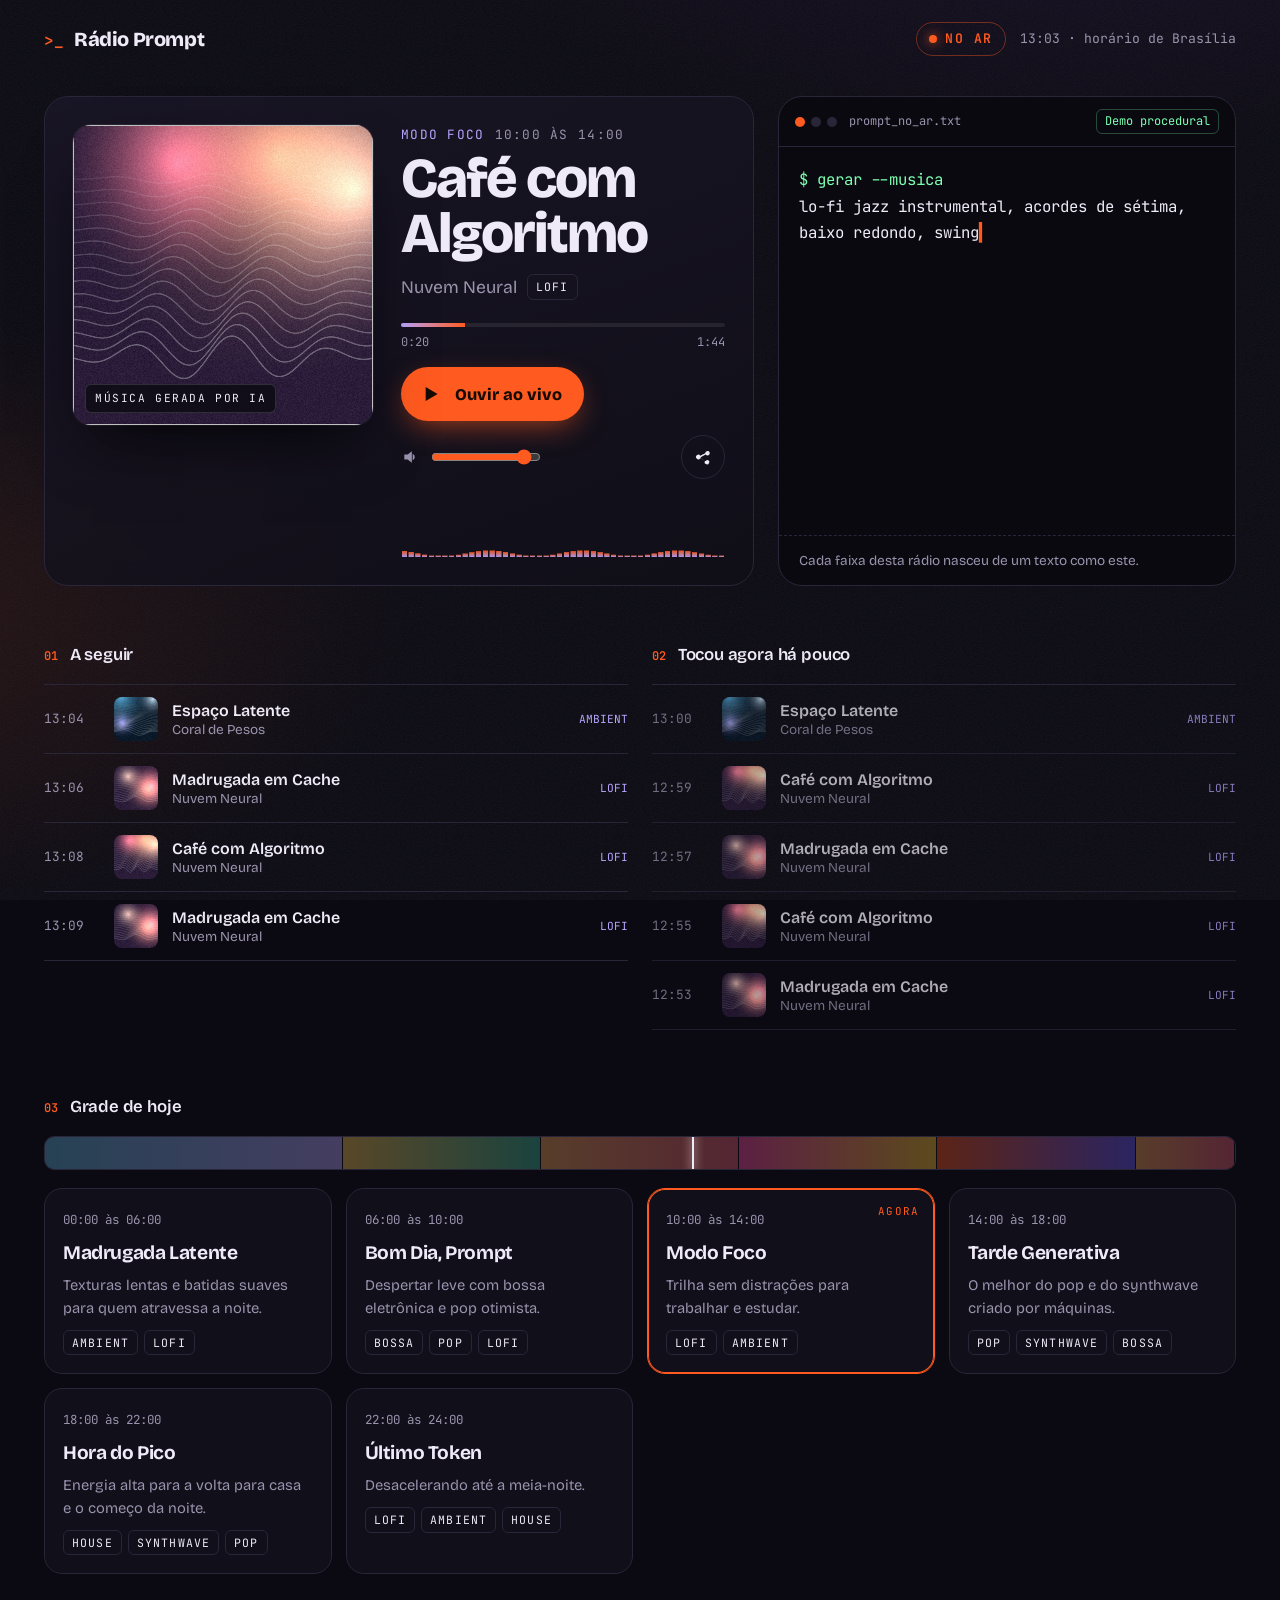
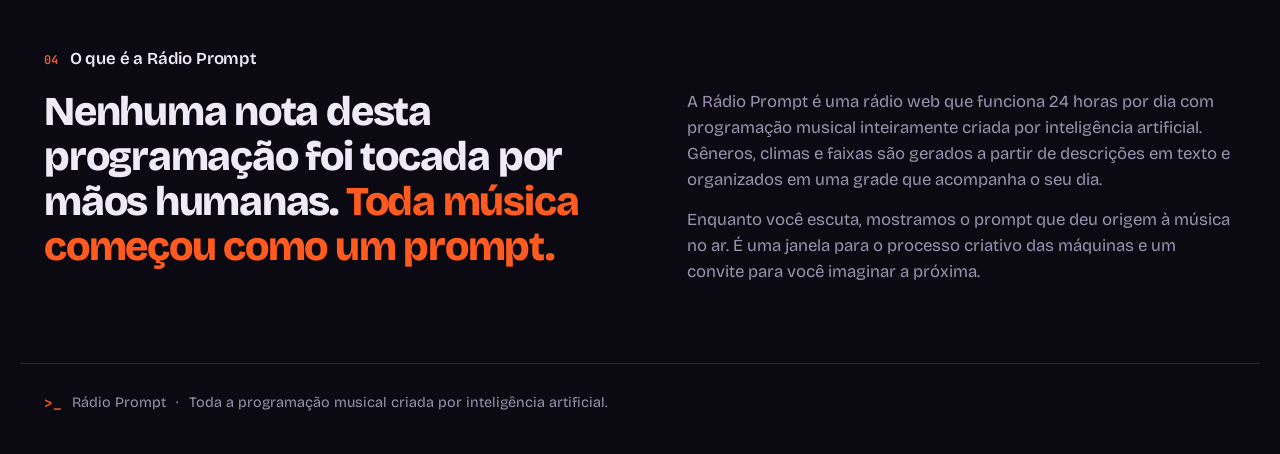
<file: index.html>
<!doctype html>
<html lang="pt-BR">
<head>
  <meta charset="utf-8">
  <meta name="viewport" content="width=device-width, initial-scale=1, viewport-fit=cover">
  <title>Rádio Prompt · música criada por IA, 24 horas no ar</title>
  <meta name="description" content="Rádio Prompt: a rádio web com toda a programação musical criada por inteligência artificial. Ouça ao vivo e veja o prompt que gerou cada música.">
  <meta name="theme-color" content="#0b0a12">
  <meta property="og:title" content="Rádio Prompt">
  <meta property="og:description" content="Toda a programação musical criada por inteligência artificial. Ao vivo, 24 horas.">
  <meta property="og:type" content="website">
  <link rel="icon" href="assets/icone.svg" type="image/svg+xml">
  <link rel="manifest" href="manifest.webmanifest">
  <link rel="preconnect" href="https://fonts.googleapis.com">
  <link rel="preconnect" href="https://fonts.gstatic.com" crossorigin>
  <link href="https://fonts.googleapis.com/css2?family=Bricolage+Grotesque:opsz,wght@12..96,400;12..96,600;12..96,800&family=JetBrains+Mono:wght@400;600&display=swap" rel="stylesheet">
  <link rel="stylesheet" href="assets/site.css">
</head>
<body>
  <div class="ruido" aria-hidden="true"></div>

  <header class="topo">
    <a class="marca" href="./" aria-label="Rádio Prompt, início">
      <span class="marca-cursor">&gt;_</span>
      <span class="marca-nome">Rádio Prompt</span>
    </a>
    <div class="topo-status">
      <span class="no-ar" id="indicadorNoAr"><i></i>No ar</span>
      <span class="relogio" id="relogio">--:--</span>
    </div>
  </header>

  <main>
    <section class="palco" aria-label="Player ao vivo">
      <div class="player">
        <div class="capa-wrap">
          <canvas id="capa" width="720" height="720" aria-hidden="true"></canvas>
          <img id="capaImg" alt="" hidden>
          <div class="capa-selo" id="seloTipo">Música</div>
        </div>

        <div class="player-info">
          <p class="bloco-atual"><span id="blocoNome">Sintonizando</span><span class="bloco-hora" id="blocoHora"></span></p>
          <h1 class="faixa-titulo" id="faixaTitulo">Rádio Prompt</h1>
          <p class="faixa-artista"><span id="faixaArtista">Carregando a programação</span> <span class="tag" id="faixaGenero" hidden></span></p>

          <div class="progresso" aria-hidden="true">
            <div class="progresso-barra"><div class="progresso-fill" id="progressoFill"></div></div>
            <div class="progresso-tempos"><span id="tempoDecorrido">0:00</span><span id="tempoTotal">0:00</span></div>
          </div>

          <div class="controles">
            <button class="botao-play" id="botaoPlay" aria-label="Ouvir ao vivo" disabled>
              <svg class="ic-play" viewBox="0 0 24 24" aria-hidden="true"><path d="M8 5.5v13l11-6.5z"/></svg>
              <svg class="ic-pause" viewBox="0 0 24 24" aria-hidden="true"><path d="M7 5h4v14H7zM13 5h4v14h-4z"/></svg>
              <span class="botao-play-texto">Ouvir ao vivo</span>
            </button>
            <label class="volume">
              <svg viewBox="0 0 24 24" aria-hidden="true"><path d="M4 9v6h4l5 4V5L8 9H4zm12.5 3a4.5 4.5 0 0 0-2.5-4v8a4.5 4.5 0 0 0 2.5-4z"/></svg>
              <input type="range" id="volume" min="0" max="1" step="0.01" value="0.9" aria-label="Volume">
            </label>
            <button class="botao-compartilhar" id="botaoCompartilhar" aria-label="Compartilhar a rádio">
              <svg viewBox="0 0 24 24" aria-hidden="true"><path d="M18 16a3 3 0 0 0-2.4 1.2l-6.7-3.4a3 3 0 0 0 0-1.6l6.7-3.4A3 3 0 1 0 15 7l-6.7 3.4a3 3 0 1 0 0 3.2L15 17a3 3 0 1 0 3-1z"/></svg>
            </button>
          </div>

          <canvas class="espectro" id="espectro" width="900" height="120" aria-hidden="true"></canvas>
        </div>
      </div>

      <aside class="terminal" aria-label="Prompt da música no ar">
        <div class="terminal-barra">
          <span class="pontos"><i></i><i></i><i></i></span>
          <span class="terminal-titulo">prompt_no_ar.txt</span>
          <span class="terminal-modelo" id="faixaModelo">IA</span>
        </div>
        <pre class="terminal-corpo"><span class="terminal-prefixo">$ gerar --musica</span>
<span id="promptTexto"></span><span class="cursor">▍</span></pre>
        <p class="terminal-rodape">Cada faixa desta rádio nasceu de um texto como este.</p>
      </aside>
    </section>

    <section class="faixas">
      <div class="coluna">
        <h2 class="secao-titulo"><span>01</span> A seguir</h2>
        <ol class="lista-faixas" id="listaProximas"></ol>
      </div>
      <div class="coluna">
        <h2 class="secao-titulo"><span>02</span> Tocou agora há pouco</h2>
        <ol class="lista-faixas lista-passadas" id="listaAnteriores"></ol>
      </div>
    </section>

    <section class="grade" aria-labelledby="tituloGrade">
      <h2 class="secao-titulo" id="tituloGrade"><span>03</span> Grade de hoje</h2>
      <div class="linha-24h" id="linha24h" aria-hidden="true"><div class="linha-agora" id="linhaAgora"></div></div>
      <ul class="blocos" id="listaBlocos"></ul>
    </section>

    <section class="manifesto">
      <h2 class="secao-titulo"><span>04</span> O que é a Rádio Prompt</h2>
      <div class="manifesto-grid">
        <p class="manifesto-frase">Nenhuma nota desta programação foi tocada por mãos humanas. <em>Toda música começou como um prompt.</em></p>
        <div class="manifesto-texto">
          <p>A Rádio Prompt é uma rádio web que funciona 24 horas por dia com programação musical inteiramente criada por inteligência artificial. Gêneros, climas e faixas são gerados a partir de descrições em texto e organizados em uma grade que acompanha o seu dia.</p>
          <p>Enquanto você escuta, mostramos o prompt que deu origem à música no ar. É uma janela para o processo criativo das máquinas e um convite para você imaginar a próxima.</p>
        </div>
      </div>
    </section>
  </main>

  <footer class="rodape">
    <span class="marca-cursor">&gt;_</span>
    <span id="rodapeNome">Rádio Prompt</span>
    <span class="rodape-sep">·</span>
    <span id="rodapeSlogan">Toda a programação musical criada por inteligência artificial.</span>
    <span class="rodape-links" id="rodapeLinks"></span>
  </footer>

  <audio id="audio" preload="none" crossorigin="anonymous"></audio>
  <script type="module" src="assets/player.js"></script>
</body>
</html>
</file>
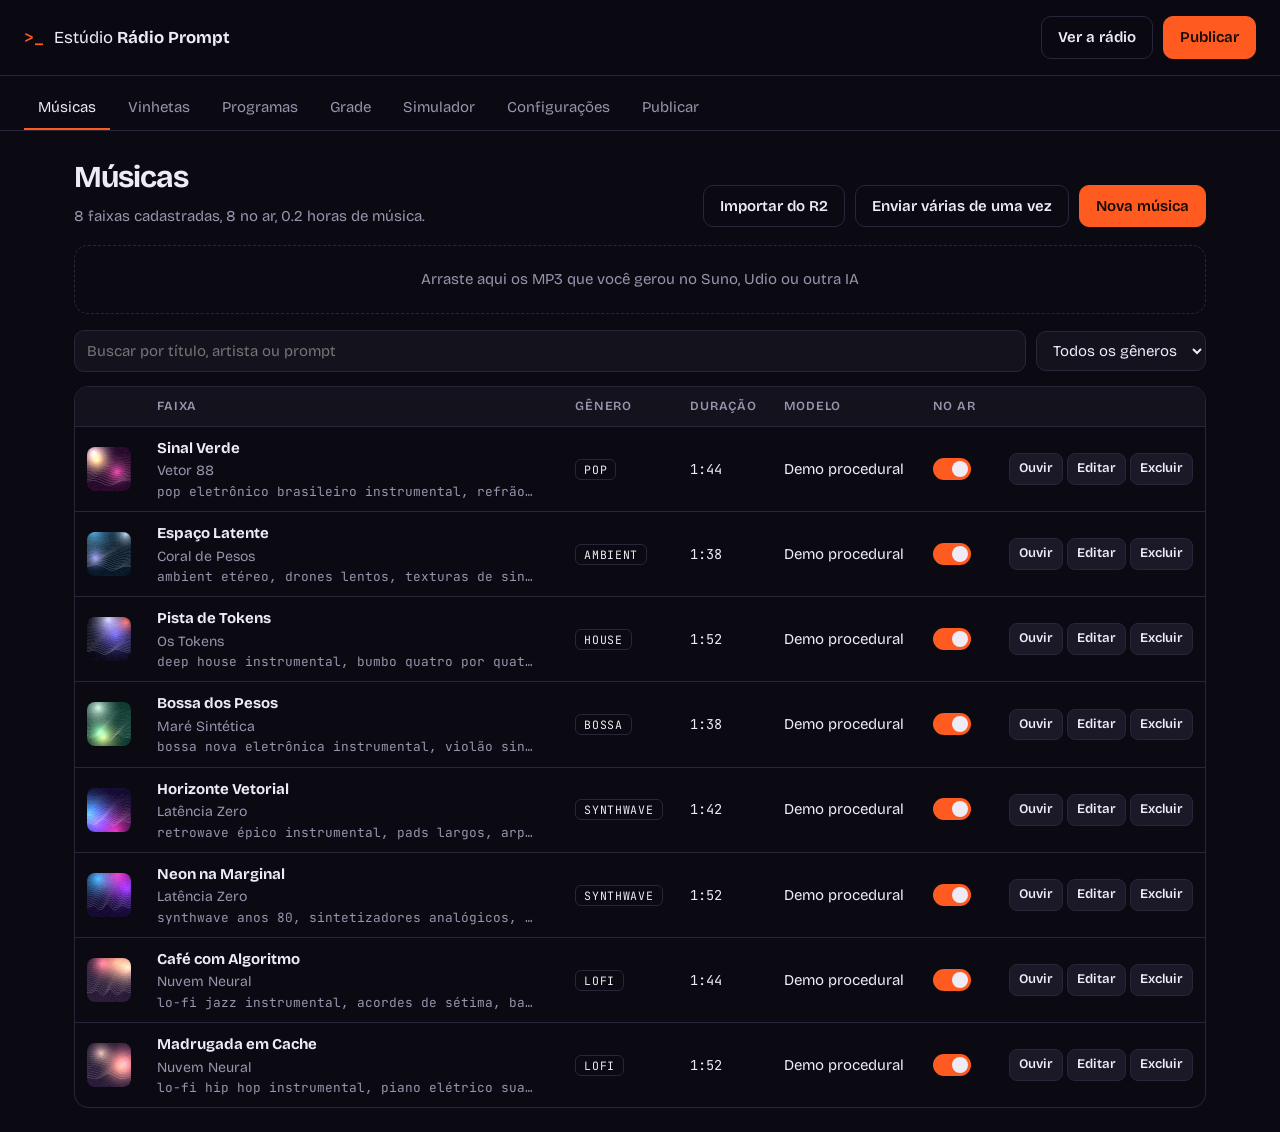
<file: admin.html>
<!doctype html>
<html lang="pt-BR">
<head>
  <meta charset="utf-8">
  <meta name="viewport" content="width=device-width, initial-scale=1">
  <meta name="robots" content="noindex, nofollow">
  <title>Estúdio · Rádio Prompt</title>
  <link rel="icon" href="assets/icone.svg" type="image/svg+xml">
  <link rel="preconnect" href="https://fonts.googleapis.com">
  <link rel="preconnect" href="https://fonts.gstatic.com" crossorigin>
  <link href="https://fonts.googleapis.com/css2?family=Bricolage+Grotesque:opsz,wght@12..96,400;12..96,600;12..96,800&family=JetBrains+Mono:wght@400;600&display=swap" rel="stylesheet">
  <link rel="stylesheet" href="assets/admin.css">
</head>
<body>
  <header class="topo">
    <div class="marca"><span class="cursor">&gt;_</span> Estúdio <b>Rádio Prompt</b></div>
    <div class="topo-acoes">
      <span class="pendentes" id="pendentes" hidden></span>
      <a class="btn fantasma" href="./" target="_blank">Ver a rádio</a>
      <button class="btn primario" data-ir="publicar">Publicar</button>
    </div>
  </header>

  <nav class="abas" role="tablist">
    <button class="aba ativa" data-aba="musicas">Músicas</button>
    <button class="aba" data-aba="vinhetas">Vinhetas</button>
    <button class="aba" data-aba="programas">Programas</button>
    <button class="aba" data-aba="grade">Grade</button>
    <button class="aba" data-aba="simulador">Simulador</button>
    <button class="aba" data-aba="config">Configurações</button>
    <button class="aba" data-aba="publicar">Publicar</button>
  </nav>

  <main>
    <!-- MÚSICAS -->
    <section class="painel ativo" id="aba-musicas">
      <div class="cabecalho">
        <div>
          <h1>Músicas</h1>
          <p class="sub" id="resumoMusicas"></p>
        </div>
        <div class="acoes">
          <button class="btn fantasma" id="importarR2">Importar do R2</button>
          <label class="btn fantasma">Enviar várias de uma vez<input type="file" id="multiplas" accept="audio/*" multiple hidden></label>
          <button class="btn primario" id="novaMusica">Nova música</button>
        </div>
      </div>

      <div class="soltar" id="areaSoltar">Arraste aqui os MP3 que você gerou no Suno, Udio ou outra IA</div>

      <div class="filtros">
        <input type="search" id="buscaMusica" placeholder="Buscar por título, artista ou prompt">
        <select id="filtroGenero"><option value="">Todos os gêneros</option></select>
      </div>
      <div class="tabela-wrap">
        <table class="tabela">
          <thead><tr><th></th><th>Faixa</th><th>Gênero</th><th>Duração</th><th>Modelo</th><th>No ar</th><th></th></tr></thead>
          <tbody id="tabelaMusicas"></tbody>
        </table>
      </div>
    </section>

    <!-- VINHETAS -->
    <section class="painel" id="aba-vinhetas">
      <div class="cabecalho">
        <div>
          <h1>Vinhetas</h1>
          <p class="sub">Identificação toca a cada N músicas. Abertura toca quando muda o bloco da grade.</p>
        </div>
        <button class="btn primario" id="novaVinheta">Nova vinheta</button>
      </div>
      <div class="tabela-wrap">
        <table class="tabela">
          <thead><tr><th>Nome</th><th>Tipo</th><th>Duração</th><th>No ar</th><th></th></tr></thead>
          <tbody id="tabelaVinhetas"></tbody>
        </table>
      </div>
    </section>

    <!-- PROGRAMAS -->
    <section class="painel" id="aba-programas">
      <div class="cabecalho">
        <div>
          <h1>Programas</h1>
          <p class="sub">Shows, podcasts e conteúdo especial. Associe um programa a um bloco da grade para ele tocar nos horários certos.</p>
        </div>
        <button class="btn primario" id="novoPrograma">Novo programa</button>
      </div>
      <div id="listaProgramas" class="lista-programas"></div>
    </section>

    <!-- GRADE -->
    <section class="painel" id="aba-grade">
      <div class="cabecalho">
        <div>
          <h1>Grade de programação</h1>
          <p class="sub">Cada bloco define o que toca em um horário. Blocos musicais tocam gêneros; blocos de programa tocam episódios.</p>
        </div>
        <button class="btn primario" id="novoBloco">Novo bloco</button>
      </div>
      <div class="linha-24h" id="previaGrade"></div>
      <div id="alertasGrade"></div>
      <div id="listaGrade" class="lista-grade"></div>
      <p class="dica">Gêneros cadastrados: <span id="generosDisponiveis"></span></p>
    </section>

    <!-- SIMULADOR -->
    <section class="painel" id="aba-simulador">
      <div class="cabecalho">
        <div>
          <h1>Simulador</h1>
          <p class="sub">Veja exatamente o que vai tocar em qualquer dia e horário, com as alterações ainda não publicadas.</p>
        </div>
      </div>
      <div class="filtros">
        <label>Dia <input type="date" id="simData"></label>
        <label>A partir de <input type="time" id="simHora" value="08:00"></label>
        <button class="btn fantasma" id="simAgora">Agora</button>
      </div>
      <div class="estatisticas" id="simStats"></div>
      <div class="tabela-wrap">
        <table class="tabela">
          <thead><tr><th>Horário</th><th>Tipo</th><th>Título</th><th>Bloco</th><th>Duração</th></tr></thead>
          <tbody id="simTabela"></tbody>
        </table>
      </div>
    </section>

    <!-- CONFIG -->
    <section class="painel" id="aba-config">
      <div class="cabecalho"><div><h1>Configurações da rádio</h1></div></div>
      <form class="formulario" id="formConfig">
        <label>Nome da rádio<input name="nome" required></label>
        <label>Slogan<input name="slogan"></label>
        <label>Vinheta de identificação a cada quantas músicas<input name="vinhetaACadaMusicas" type="number" min="0" max="20"></label>
        <label class="check"><input name="aberturaDeBloco" type="checkbox"> Tocar vinheta de abertura quando muda o bloco</label>
        <label>Fuso horário da grade<input name="fusoHorario" placeholder="America/Sao_Paulo"></label>
        <label>Instagram (sem @)<input name="instagram"></label>
        <label>WhatsApp (só números, com DDD)<input name="whatsapp"></label>
        <label>E-mail de contato<input name="email" type="email"></label>
      </form>

      <hr class="secao-hr">
      <h2 class="secao-titulo">Cloudflare R2 (armazenamento de áudio)</h2>
      <p class="dica">Configure o R2 para hospedar MP3s fora do GitHub. Arquivos grandes (mais de 50 MB) precisam do R2. As credenciais ficam salvas só neste navegador.</p>
      <form class="formulario" id="formR2">
        <div class="duas">
          <label>Account ID<input name="accountId" placeholder="abc123def456..." autocomplete="off"></label>
          <label>Bucket<input name="bucket" placeholder="radio-prompt-audio" autocomplete="off"></label>
        </div>
        <div class="duas">
          <label>Access Key ID<input name="accessKeyId" autocomplete="off"></label>
          <label>Secret Access Key<input name="secretAccessKey" type="password" autocomplete="off"></label>
        </div>
        <label>URL pública do bucket (seu domínio R2 ou r2.dev)<input name="publicUrl" placeholder="https://audio.radioprompt.com" autocomplete="off"></label>
        <div class="acoes">
          <button type="button" class="btn fantasma" id="testarR2">Testar conexão</button>
          <button type="button" class="btn fantasma" id="esquecerR2">Esquecer credenciais</button>
        </div>
        <p class="dica">Lembre de configurar o CORS no R2 para permitir uploads do seu domínio do GitHub Pages.</p>
      </form>
    </section>

    <!-- PUBLICAR -->
    <section class="painel" id="aba-publicar">
      <div class="cabecalho">
        <div>
          <h1>Publicar no GitHub</h1>
          <p class="sub">Envia músicas, vinhetas, programas e grade direto para o repositório. O GitHub Pages atualiza a rádio em 1 a 2 minutos.</p>
        </div>
      </div>
      <div class="publicar-grid">
        <form class="formulario" id="formGithub">
          <label>Usuário ou organização no GitHub<input name="dono" placeholder="witterveloso" required></label>
          <label>Nome do repositório<input name="repo" placeholder="radio-prompt" required></label>
          <label>Branch<input name="branch" value="main" required></label>
          <label>Token de acesso (fine-grained, permissão Contents: Read and write)<input name="token" type="password" autocomplete="off" required></label>
          <p class="dica">O token fica salvo só neste navegador. Sem ele, ninguém consegue publicar, mesmo que abra esta página.</p>
          <div class="acoes">
            <button type="button" class="btn fantasma" id="testarGithub">Testar conexão</button>
            <button type="button" class="btn fantasma" id="esquecerToken">Esquecer token</button>
          </div>
        </form>
        <div class="publicar-lado">
          <h2>Alterações a publicar</h2>
          <ul id="listaPendentes" class="lista-pendentes"></ul>
          <button class="btn primario grande" id="publicarAgora">Publicar alterações</button>
          <button class="btn fantasma" id="baixarDados">Baixar arquivos de dados (.json)</button>
          <pre class="log" id="logPublicar"></pre>
        </div>
      </div>
    </section>
  </main>

  <!-- modal de edição -->
  <dialog id="modal">
    <form method="dialog" class="formulario" id="formModal">
      <h2 id="modalTitulo">Editar</h2>
      <div id="modalCampos"></div>
      <div class="acoes fim">
        <button value="cancelar" class="btn fantasma" formnovalidate>Cancelar</button>
        <button value="salvar" class="btn primario" id="modalSalvar">Salvar</button>
      </div>
    </form>
  </dialog>

  <audio id="previa"></audio>
  <script type="module" src="assets/admin.js"></script>
</body>
</html>
</file>
<file: assets/site.css>
:root {
  --fundo: #0b0a12;
  --fundo-2: #13111d;
  --painel: #17142380;
  --borda: #2a2639;
  --texto: #efeaf7;
  --suave: #9a93ad;
  --sinal: #ff5a1f;
  --lilas: #b9a6ff;
  --verde: #7dffb2;
  --raio: 18px;
  --mono: "JetBrains Mono", ui-monospace, Menlo, Consolas, monospace;
  --titulo: "Bricolage Grotesque", system-ui, sans-serif;
}

* { box-sizing: border-box; }
html { -webkit-text-size-adjust: 100%; }
body {
  margin: 0;
  background:
    radial-gradient(1200px 600px at 85% -10%, #3a1d5c55, transparent 60%),
    radial-gradient(900px 500px at -10% 30%, #ff5a1f1c, transparent 60%),
    var(--fundo);
  color: var(--texto);
  font-family: var(--titulo);
  font-size: 16px;
  line-height: 1.55;
  min-height: 100vh;
  overflow-x: hidden;
}
.ruido {
  position: fixed; inset: 0; pointer-events: none; z-index: 0; opacity: .07;
  background-image: url("data:image/svg+xml,%3Csvg xmlns='http://www.w3.org/2000/svg' width='160' height='160'%3E%3Cfilter id='n'%3E%3CfeTurbulence type='fractalNoise' baseFrequency='.9' numOctaves='3'/%3E%3C/filter%3E%3Crect width='100%25' height='100%25' filter='url(%23n)'/%3E%3C/svg%3E");
}
main, .topo, .rodape { position: relative; z-index: 1; }
main { max-width: 1240px; margin: 0 auto; padding: 0 24px 64px; }
button { font: inherit; color: inherit; }

/* topo */
.topo {
  display: flex; align-items: center; justify-content: space-between;
  max-width: 1240px; margin: 0 auto; padding: 22px 24px;
}
.marca { display: flex; align-items: baseline; gap: 10px; color: var(--texto); text-decoration: none; }
.marca-cursor { font-family: var(--mono); color: var(--sinal); font-weight: 600; }
.marca-nome { font-weight: 800; font-size: 1.25rem; letter-spacing: -.02em; }
.topo-status { display: flex; align-items: center; gap: 14px; font-family: var(--mono); font-size: .82rem; }
.no-ar {
  display: inline-flex; align-items: center; gap: 8px; padding: 6px 12px;
  border: 1px solid #ff5a1f66; border-radius: 999px; color: var(--sinal);
  text-transform: uppercase; letter-spacing: .12em; font-weight: 600;
}
.no-ar i { width: 8px; height: 8px; border-radius: 50%; background: var(--sinal); box-shadow: 0 0 12px var(--sinal); animation: pulso 1.6s infinite; }
.relogio { color: var(--suave); }
@keyframes pulso { 50% { opacity: .25; } }

/* palco */
.palco {
  display: grid; grid-template-columns: minmax(0, 1.55fr) minmax(0, 1fr); gap: 24px;
  margin-top: 18px;
}
.player {
  display: grid; grid-template-columns: minmax(0, 300px) minmax(0, 1fr); gap: 28px;
  padding: 28px; border: 1px solid var(--borda); border-radius: calc(var(--raio) + 6px);
  background: linear-gradient(160deg, #1b1729cc, #100e18cc); backdrop-filter: blur(12px);
}
.capa-wrap { position: relative; aspect-ratio: 1; border-radius: var(--raio); overflow: hidden; box-shadow: 0 30px 60px -20px #000c, 0 0 0 1px #ffffff14; }
.capa-wrap canvas, .capa-wrap img { width: 100%; height: 100%; display: block; object-fit: cover; transition: opacity .6s; }
.capa-wrap img { position: absolute; inset: 0; }
.capa-selo {
  position: absolute; left: 12px; bottom: 12px; font-family: var(--mono); font-size: .7rem;
  text-transform: uppercase; letter-spacing: .14em; padding: 5px 9px; border-radius: 6px;
  background: #0b0a12cc; border: 1px solid #ffffff22;
}
.player-info { display: flex; flex-direction: column; min-width: 0; }
.bloco-atual { margin: 0 0 6px; font-family: var(--mono); font-size: .8rem; color: var(--lilas); text-transform: uppercase; letter-spacing: .1em; display: flex; gap: 10px; flex-wrap: wrap; }
.bloco-hora { color: var(--suave); }
.faixa-titulo {
  margin: 0; font-size: clamp(2rem, 4.4vw, 3.6rem); line-height: .98; font-weight: 800; letter-spacing: -.035em;
  overflow-wrap: anywhere;
}
.faixa-artista { margin: 12px 0 0; color: var(--suave); font-size: 1.1rem; display: flex; align-items: center; gap: 10px; flex-wrap: wrap; }
.tag { font-family: var(--mono); font-size: .72rem; text-transform: uppercase; letter-spacing: .1em; padding: 3px 8px; border-radius: 6px; border: 1px solid var(--borda); color: var(--texto); }

.progresso { margin-top: auto; padding-top: 22px; }
.progresso-barra { height: 4px; border-radius: 4px; background: #ffffff14; overflow: hidden; }
.progresso-fill { height: 100%; width: 0; background: linear-gradient(90deg, var(--lilas), var(--sinal)); transition: width .5s linear; }
.progresso-tempos { display: flex; justify-content: space-between; font-family: var(--mono); font-size: .75rem; color: var(--suave); margin-top: 6px; }

.controles { display: flex; align-items: center; gap: 14px; margin-top: 16px; flex-wrap: wrap; }
.botao-play {
  display: inline-flex; align-items: center; gap: 12px; padding: 14px 22px 14px 16px; border-radius: 999px;
  border: 0; background: var(--sinal); color: #160a04; font-weight: 800; font-size: 1.02rem; cursor: pointer;
  box-shadow: 0 10px 30px -8px #ff5a1fa8; transition: transform .15s, box-shadow .2s, opacity .2s;
}
.botao-play:hover:not(:disabled) { transform: translateY(-1px); box-shadow: 0 14px 34px -8px #ff5a1fd0; }
.botao-play:disabled { opacity: .5; cursor: wait; }
.botao-play svg { width: 26px; height: 26px; fill: currentColor; }
.botao-play .ic-pause { display: none; }
.tocando .botao-play .ic-pause { display: block; }
.tocando .botao-play .ic-play { display: none; }
.volume { display: inline-flex; align-items: center; gap: 8px; color: var(--suave); }
.volume svg { width: 20px; height: 20px; fill: currentColor; }
.volume input { width: 110px; accent-color: var(--sinal); }
.botao-compartilhar { margin-left: auto; width: 44px; height: 44px; border-radius: 50%; border: 1px solid var(--borda); background: transparent; cursor: pointer; display: grid; place-items: center; }
.botao-compartilhar svg { width: 18px; height: 18px; fill: var(--texto); }
.botao-compartilhar:hover { border-color: var(--lilas); }
.espectro { width: 100%; height: 60px; margin-top: 18px; opacity: .9; }

/* terminal */
.terminal {
  display: flex; flex-direction: column; border: 1px solid var(--borda); border-radius: calc(var(--raio) + 6px);
  background: #0a0910e6; overflow: hidden; min-height: 100%;
}
.terminal-barra { display: flex; align-items: center; gap: 12px; padding: 12px 16px; border-bottom: 1px solid var(--borda); font-family: var(--mono); font-size: .75rem; color: var(--suave); }
.pontos { display: inline-flex; gap: 6px; }
.pontos i { width: 10px; height: 10px; border-radius: 50%; background: #2a2639; }
.pontos i:first-child { background: var(--sinal); }
.terminal-titulo { flex: 1; }
.terminal-modelo { color: var(--verde); border: 1px solid #7dffb244; padding: 2px 8px; border-radius: 6px; }
.terminal-corpo {
  margin: 0; padding: 20px; flex: 1; font-family: var(--mono); font-size: .98rem; line-height: 1.7;
  white-space: pre-wrap; word-break: break-word; color: var(--texto); min-height: 220px;
}
.terminal-prefixo { color: var(--verde); }
.cursor { color: var(--sinal); animation: pulso 1s steps(1) infinite; }
.terminal-rodape { margin: 0; padding: 14px 20px; border-top: 1px dashed var(--borda); font-size: .85rem; color: var(--suave); }

/* listas */
.secao-titulo { font-size: 1.05rem; font-weight: 600; letter-spacing: -.01em; margin: 0 0 16px; display: flex; gap: 12px; align-items: baseline; }
.secao-titulo span { font-family: var(--mono); font-size: .75rem; color: var(--sinal); }
.faixas { display: grid; grid-template-columns: 1fr 1fr; gap: 24px; margin-top: 56px; }
.lista-faixas { list-style: none; margin: 0; padding: 0; border-top: 1px solid var(--borda); }
.lista-faixas li { display: grid; grid-template-columns: 56px 44px 1fr auto; align-items: center; gap: 14px; padding: 12px 0; border-bottom: 1px solid var(--borda); }
.lista-faixas .hora { font-family: var(--mono); font-size: .8rem; color: var(--suave); }
.lista-faixas canvas { width: 44px; height: 44px; border-radius: 8px; }
.lista-faixas .t { font-weight: 600; line-height: 1.2; min-width: 0; }
.lista-faixas .t small { display: block; font-weight: 400; color: var(--suave); font-size: .85rem; margin-top: 2px; }
.lista-faixas .g { font-family: var(--mono); font-size: .7rem; text-transform: uppercase; color: var(--lilas); }
.lista-passadas li { opacity: .72; }
.vazio { color: var(--suave); padding: 14px 0; font-size: .95rem; }

/* grade */
.grade { margin-top: 64px; }
.linha-24h { position: relative; height: 34px; border-radius: 10px; overflow: hidden; display: flex; border: 1px solid var(--borda); }
.linha-24h .seg { height: 100%; border-right: 1px solid #0b0a12; position: relative; }
.linha-agora { position: absolute; top: -4px; bottom: -4px; width: 2px; background: var(--texto); box-shadow: 0 0 10px #fff; z-index: 2; }
.blocos { list-style: none; padding: 0; margin: 18px 0 0; display: grid; grid-template-columns: repeat(auto-fill, minmax(230px, 1fr)); gap: 14px; }
.blocos li { padding: 18px; border: 1px solid var(--borda); border-radius: var(--raio); background: var(--painel); position: relative; }
.blocos li.atual { border-color: var(--sinal); box-shadow: 0 0 0 1px var(--sinal) inset; }
.blocos li.atual::after { content: "agora"; position: absolute; top: 14px; right: 14px; font-family: var(--mono); font-size: .68rem; color: var(--sinal); text-transform: uppercase; letter-spacing: .12em; }
.blocos .h { font-family: var(--mono); font-size: .78rem; color: var(--suave); }
.blocos h3 { margin: 6px 0 6px; font-size: 1.2rem; letter-spacing: -.02em; }
.blocos p { margin: 0 0 10px; color: var(--suave); font-size: .92rem; }
.blocos .gs { display: flex; flex-wrap: wrap; gap: 6px; }

/* manifesto */
.manifesto { margin-top: 72px; }
.manifesto-grid { display: grid; grid-template-columns: 1.1fr 1fr; gap: 40px; align-items: start; }
.manifesto-frase { margin: 0; font-size: clamp(1.6rem, 3.2vw, 2.6rem); line-height: 1.1; font-weight: 800; letter-spacing: -.03em; }
.manifesto-frase em { font-style: normal; color: var(--sinal); }
.manifesto-texto p { margin: 0 0 14px; color: var(--suave); font-size: 1.05rem; }

.rodape {
  max-width: 1240px; margin: 0 auto; padding: 28px 24px 40px; border-top: 1px solid var(--borda);
  display: flex; gap: 10px; flex-wrap: wrap; align-items: center; color: var(--suave); font-size: .9rem;
}
.rodape-links { margin-left: auto; display: flex; gap: 16px; }
.rodape-links a { color: var(--texto); }

.aviso {
  position: fixed; left: 50%; bottom: 24px; transform: translateX(-50%); z-index: 10;
  background: var(--texto); color: var(--fundo); padding: 10px 16px; border-radius: 10px; font-size: .9rem; font-weight: 600;
}

/* responsivo */
@media (max-width: 1020px) {
  .palco { grid-template-columns: 1fr; }
  .terminal-corpo { min-height: 140px; }
}
@media (max-width: 720px) {
  main { padding: 0 16px 48px; }
  .topo { padding: 16px; }
  .relogio { display: none; }
  .player { grid-template-columns: 1fr; padding: 16px; gap: 18px; }
  .capa-wrap { max-width: 100%; }
  .faixas { grid-template-columns: 1fr; gap: 40px; margin-top: 40px; }
  .manifesto-grid { grid-template-columns: 1fr; gap: 18px; }
  .lista-faixas li { grid-template-columns: 48px 40px 1fr; }
  .lista-faixas .g { display: none; }
  .volume input { width: 80px; }
  .rodape-links { margin-left: 0; }
}
@media (prefers-reduced-motion: reduce) {
  * { animation: none !important; transition: none !important; }
}
</file>
<file: assets/admin.css>
:root {
  --fundo: #0b0a12; --painel: #14121d; --painel-2: #1b1828; --borda: #2a2639;
  --texto: #efeaf7; --suave: #9a93ad; --sinal: #ff5a1f; --lilas: #b9a6ff; --verde: #7dffb2; --perigo: #ff5d6c;
  --mono: "JetBrains Mono", ui-monospace, Menlo, monospace; --titulo: "Bricolage Grotesque", system-ui, sans-serif;
}
* { box-sizing: border-box; }
body { margin: 0; background: var(--fundo); color: var(--texto); font-family: var(--titulo); font-size: 15px; line-height: 1.5; }
button, input, select, textarea { font: inherit; color: inherit; }
.topo { display: flex; align-items: center; justify-content: space-between; gap: 12px; padding: 16px 24px; border-bottom: 1px solid var(--borda); position: sticky; top: 0; background: #0b0a12f2; z-index: 5; flex-wrap: wrap; }
.marca { font-size: 1.05rem; }
.marca .cursor { font-family: var(--mono); color: var(--sinal); font-weight: 600; margin-right: 6px; }
.topo-acoes { display: flex; gap: 10px; align-items: center; }
.pendentes { font-family: var(--mono); font-size: .78rem; color: var(--sinal); border: 1px solid #ff5a1f66; border-radius: 999px; padding: 4px 10px; }
.abas { display: flex; gap: 4px; padding: 10px 24px 0; border-bottom: 1px solid var(--borda); overflow-x: auto; }
.aba { background: none; border: 0; padding: 10px 14px; color: var(--suave); cursor: pointer; border-bottom: 2px solid transparent; white-space: nowrap; }
.aba.ativa { color: var(--texto); border-color: var(--sinal); }
main { max-width: 1180px; margin: 0 auto; padding: 24px; }
.painel { display: none; }
.painel.ativo { display: block; }
.cabecalho { display: flex; justify-content: space-between; align-items: flex-end; gap: 16px; margin-bottom: 18px; flex-wrap: wrap; }
h1 { margin: 0; font-size: 1.9rem; letter-spacing: -.03em; }
h2 { margin: 0 0 12px; font-size: 1.15rem; }
.sub { margin: 4px 0 0; color: var(--suave); }
.acoes { display: flex; gap: 10px; flex-wrap: wrap; align-items: center; }
.acoes.fim { justify-content: flex-end; margin-top: 8px; }
.btn { display: inline-flex; align-items: center; gap: 8px; padding: 9px 16px; border-radius: 10px; border: 1px solid var(--borda); background: var(--painel-2); cursor: pointer; text-decoration: none; color: var(--texto); font-weight: 600; }
.btn:hover { border-color: var(--lilas); }
.btn.primario { background: var(--sinal); border-color: var(--sinal); color: #160a04; }
.btn.fantasma { background: transparent; }
.btn.grande { padding: 14px 20px; font-size: 1.05rem; width: 100%; justify-content: center; }
.btn.mini { padding: 5px 9px; font-size: .82rem; border-radius: 8px; }
.btn.perigo:hover { border-color: var(--perigo); color: var(--perigo); }
.btn:disabled { opacity: .5; cursor: wait; }

.soltar { border: 1.5px dashed var(--borda); border-radius: 14px; padding: 22px; text-align: center; color: var(--suave); margin-bottom: 16px; transition: .2s; }
.soltar.sobre { border-color: var(--sinal); color: var(--texto); background: #ff5a1f12; }
.filtros { display: flex; gap: 10px; margin-bottom: 14px; flex-wrap: wrap; align-items: center; }
.filtros label { display: flex; gap: 8px; align-items: center; color: var(--suave); }
input, select, textarea { background: var(--painel); border: 1px solid var(--borda); border-radius: 10px; padding: 9px 12px; outline: none; }
input:focus, select:focus, textarea:focus { border-color: var(--lilas); }
.filtros input[type=search] { flex: 1; min-width: 220px; }

.tabela-wrap { overflow-x: auto; border: 1px solid var(--borda); border-radius: 14px; }
.tabela { width: 100%; border-collapse: collapse; }
.tabela th { text-align: left; font-weight: 600; font-size: .78rem; text-transform: uppercase; letter-spacing: .06em; color: var(--suave); padding: 10px 12px; border-bottom: 1px solid var(--borda); background: var(--painel); }
.tabela td { padding: 10px 12px; border-bottom: 1px solid var(--borda); vertical-align: middle; }
.tabela tr:last-child td { border-bottom: 0; }
.tabela canvas, .tabela img.capa { width: 44px; height: 44px; border-radius: 8px; display: block; object-fit: cover; }
.tabela .t b { display: block; }
.tabela .t span { color: var(--suave); font-size: .88rem; }
.tabela .p { color: var(--suave); font-size: .8rem; font-family: var(--mono); max-width: 380px; overflow: hidden; text-overflow: ellipsis; white-space: nowrap; }
.tabela .novo { font-family: var(--mono); font-size: .68rem; color: var(--verde); border: 1px solid #7dffb255; padding: 1px 6px; border-radius: 6px; margin-left: 6px; }
.tabela .mono { font-family: var(--mono); font-size: .85rem; }
.tabela .linha-vinheta td { color: var(--lilas); }
.tabela .linha-atual td { background: #ff5a1f14; }
.td-acoes { white-space: nowrap; text-align: right; }
.tag { font-family: var(--mono); font-size: .72rem; text-transform: uppercase; letter-spacing: .06em; padding: 2px 8px; border-radius: 6px; border: 1px solid var(--borda); }
.tag.zero { border-color: var(--perigo); color: var(--perigo); }
.vazio { padding: 28px; text-align: center; color: var(--suave); }
.dica { color: var(--suave); font-size: .88rem; }

.chave { position: relative; width: 38px; height: 22px; display: inline-block; }
.chave input { opacity: 0; width: 0; height: 0; }
.chave span { position: absolute; inset: 0; background: var(--borda); border-radius: 22px; cursor: pointer; transition: .2s; }
.chave span::before { content: ""; position: absolute; width: 16px; height: 16px; left: 3px; top: 3px; background: var(--texto); border-radius: 50%; transition: .2s; }
.chave input:checked + span { background: var(--sinal); }
.chave input:checked + span::before { transform: translateX(16px); }

.linha-24h { display: flex; height: 30px; border-radius: 10px; overflow: hidden; border: 1px solid var(--borda); margin-bottom: 14px; }
.linha-24h div { height: 100%; font-size: .7rem; font-family: var(--mono); padding: 6px; white-space: nowrap; overflow: hidden; border-right: 1px solid var(--fundo); }
.lista-grade { display: grid; gap: 12px; }
.bloco-edit { display: grid; grid-template-columns: 1.2fr 110px 110px 1.6fr auto; gap: 10px; align-items: start; padding: 14px; border: 1px solid var(--borda); border-radius: 14px; background: var(--painel); }
.bloco-edit label { display: flex; flex-direction: column; gap: 4px; font-size: .78rem; color: var(--suave); }
.bloco-edit textarea { grid-column: 1 / -2; min-height: 44px; resize: vertical; }
.bloco-edit .gs { display: flex; flex-wrap: wrap; gap: 6px; margin-top: 4px; }
.alerta { padding: 10px 14px; border-radius: 10px; margin-bottom: 10px; border: 1px solid #ff5d6c66; color: #ffb3ba; background: #ff5d6c12; }
.alerta.ok { border-color: #7dffb255; color: var(--verde); background: #7dffb20f; }

.formulario { display: grid; gap: 14px; max-width: 640px; }
.formulario label { display: flex; flex-direction: column; gap: 6px; color: var(--suave); font-size: .9rem; }
.formulario label.check { flex-direction: row; align-items: center; gap: 10px; color: var(--texto); }
.formulario textarea { min-height: 110px; resize: vertical; font-family: var(--mono); font-size: .88rem; }
.duas { display: grid; grid-template-columns: 1fr 1fr; gap: 12px; }

.estatisticas { display: grid; grid-template-columns: repeat(auto-fill, minmax(170px, 1fr)); gap: 10px; margin-bottom: 14px; }
.estatisticas div { border: 1px solid var(--borda); border-radius: 12px; padding: 12px; background: var(--painel); }
.estatisticas b { display: block; font-size: 1.4rem; }
.estatisticas span { color: var(--suave); font-size: .82rem; }

.publicar-grid { display: grid; grid-template-columns: 1fr 1fr; gap: 28px; }
.publicar-lado { display: flex; flex-direction: column; gap: 10px; }
.lista-pendentes { list-style: none; padding: 0; margin: 0 0 6px; border: 1px solid var(--borda); border-radius: 12px; max-height: 260px; overflow: auto; }
.lista-pendentes li { padding: 8px 12px; border-bottom: 1px solid var(--borda); font-family: var(--mono); font-size: .8rem; }
.lista-pendentes li:last-child { border-bottom: 0; }
.log { background: #07060b; border: 1px solid var(--borda); border-radius: 12px; padding: 12px; font-family: var(--mono); font-size: .78rem; min-height: 80px; max-height: 260px; overflow: auto; white-space: pre-wrap; color: var(--suave); margin: 0; }

dialog { background: var(--painel); color: var(--texto); border: 1px solid var(--borda); border-radius: 18px; padding: 24px; width: min(680px, 94vw); }
dialog::backdrop { background: #000a; backdrop-filter: blur(3px); }
dialog .formulario { max-width: none; }

.toast { position: fixed; bottom: 22px; left: 50%; transform: translateX(-50%); background: var(--texto); color: var(--fundo); padding: 10px 16px; border-radius: 10px; font-weight: 600; z-index: 20; }

/* Programas */
.lista-programas { display: grid; gap: 14px; }
.programa-card { border: 1px solid var(--borda); border-radius: 14px; background: var(--painel); overflow: hidden; }
.programa-cabecalho { display: flex; align-items: center; gap: 12px; padding: 14px 16px; }
.programa-info { flex: 1; min-width: 0; }
.programa-info strong { display: block; font-size: 1.05rem; }
.programa-info span { color: var(--suave); font-size: .85rem; }
.programa-acoes { display: flex; gap: 8px; align-items: center; }
.programa-episodios { border-top: 1px solid var(--borda); background: var(--painel-2); }
.programa-episodios table { width: 100%; }
.ep-acoes-linha { display: flex; gap: 8px; padding: 10px 16px; border-top: 1px dashed var(--borda); }

/* Dias da semana na grade */
.dias-semana { display: flex; gap: 6px; flex-wrap: wrap; margin-top: 6px; }
.dias-semana label { display: flex; align-items: center; gap: 4px; font-size: .78rem; color: var(--suave); cursor: pointer; }
.dias-semana input { width: 14px; height: 14px; }
.bloco-tipo { font-family: var(--mono); font-size: .78rem; padding: 2px 8px; border-radius: 6px; border: 1px solid var(--borda); }

/* Separadores de seção */
.secao-hr { border: 0; border-top: 1px solid var(--borda); margin: 28px 0 20px; }
.secao-titulo { font-size: 1.1rem; margin: 0 0 8px; color: var(--lilas); }

@media (max-width: 820px) {
  main { padding: 16px; }
  .topo { padding: 12px 16px; }
  .abas { padding: 6px 16px 0; }
  .bloco-edit { grid-template-columns: 1fr 1fr; }
  .bloco-edit textarea { grid-column: 1 / -1; }
  .publicar-grid, .duas { grid-template-columns: 1fr; }
  .tabela .p { max-width: 180px; }
}
</file>
